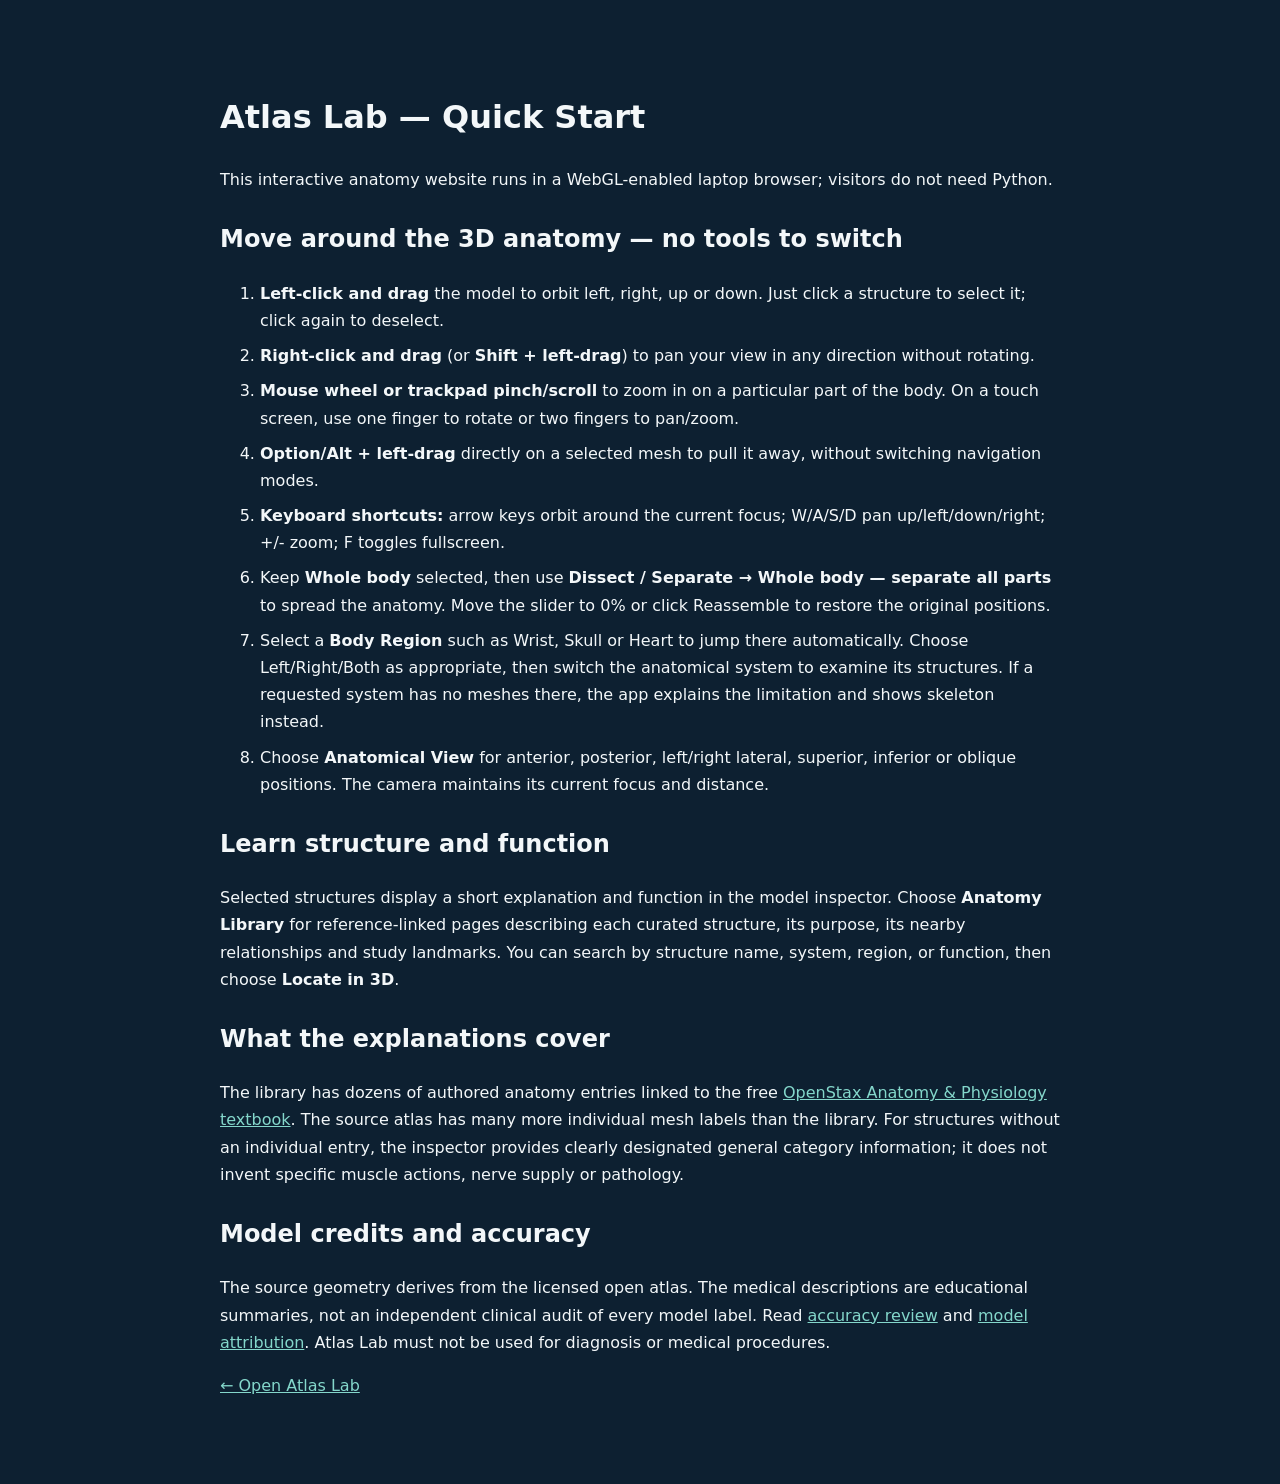
<file: GET_STARTED.html>
<!doctype html><html lang="en"><meta charset="utf-8"><meta name="viewport" content="width=device-width,initial-scale=1">
<title>Atlas Lab — Quick Start</title>
<style>body{font:16px/1.7 system-ui,sans-serif;background:#0d2031;color:#f3f7f9;max-width:840px;margin:5vh auto;padding:24px}a{color:#84d7cb}code{background:#21374a;padding:2px 5px}h1{font-size:2rem}h2{margin-top:1.6rem}li{margin-bottom:8px}</style>
<h1>Atlas Lab — Quick Start</h1>
<p>This interactive anatomy website runs in a WebGL-enabled laptop browser; visitors do not need Python.</p>
<h2>Move around the 3D anatomy — no tools to switch</h2>
<ol>
<li><b>Left-click and drag</b> the model to orbit left, right, up or down. Just click a structure to select it; click again to deselect.</li>
<li><b>Right-click and drag</b> (or <b>Shift + left-drag</b>) to pan your view in any direction without rotating.</li>
<li><b>Mouse wheel or trackpad pinch/scroll</b> to zoom in on a particular part of the body. On a touch screen, use one finger to rotate or two fingers to pan/zoom.</li>
<li><b>Option/Alt + left-drag</b> directly on a selected mesh to pull it away, without switching navigation modes.</li>
<li><b>Keyboard shortcuts:</b> arrow keys orbit around the current focus; W/A/S/D pan up/left/down/right; +/- zoom; F toggles fullscreen.</li>
<li>Keep <b>Whole body</b> selected, then use <b>Dissect / Separate → Whole body — separate all parts</b> to spread the anatomy. Move the slider to 0% or click Reassemble to restore the original positions.</li>
<li>Select a <b>Body Region</b> such as Wrist, Skull or Heart to jump there automatically. Choose Left/Right/Both as appropriate, then switch the anatomical system to examine its structures. If a requested system has no meshes there, the app explains the limitation and shows skeleton instead.</li>
<li>Choose <b>Anatomical View</b> for anterior, posterior, left/right lateral, superior, inferior or oblique positions. The camera maintains its current focus and distance.</li>
</ol>
<h2>Learn structure and function</h2>
<p>Selected structures display a short explanation and function in the model inspector. Choose <b>Anatomy Library</b> for reference-linked pages describing each curated structure, its purpose, its nearby relationships and study landmarks. You can search by structure name, system, region, or function, then choose <b>Locate in 3D</b>.</p>
<h2>What the explanations cover</h2>
<p>The library has dozens of authored anatomy entries linked to the free <a href="https://openstax.org/details/books/anatomy-and-physiology-2e">OpenStax Anatomy & Physiology textbook</a>. The source atlas has many more individual mesh labels than the library. For structures without an individual entry, the inspector provides clearly designated general category information; it does not invent specific muscle actions, nerve supply or pathology.</p>
<h2>Model credits and accuracy</h2>
<p>The source geometry derives from the licensed open atlas. The medical descriptions are educational summaries, not an independent clinical audit of every model label. Read <a href="ACCURACY_REVIEW.md">accuracy review</a> and <a href="MODEL_LICENSE_AND_ATTRIBUTION.md">model attribution</a>. Atlas Lab must not be used for diagnosis or medical procedures.</p>
<p><a href="index.html">← Open Atlas Lab</a></p></html>
</file>
